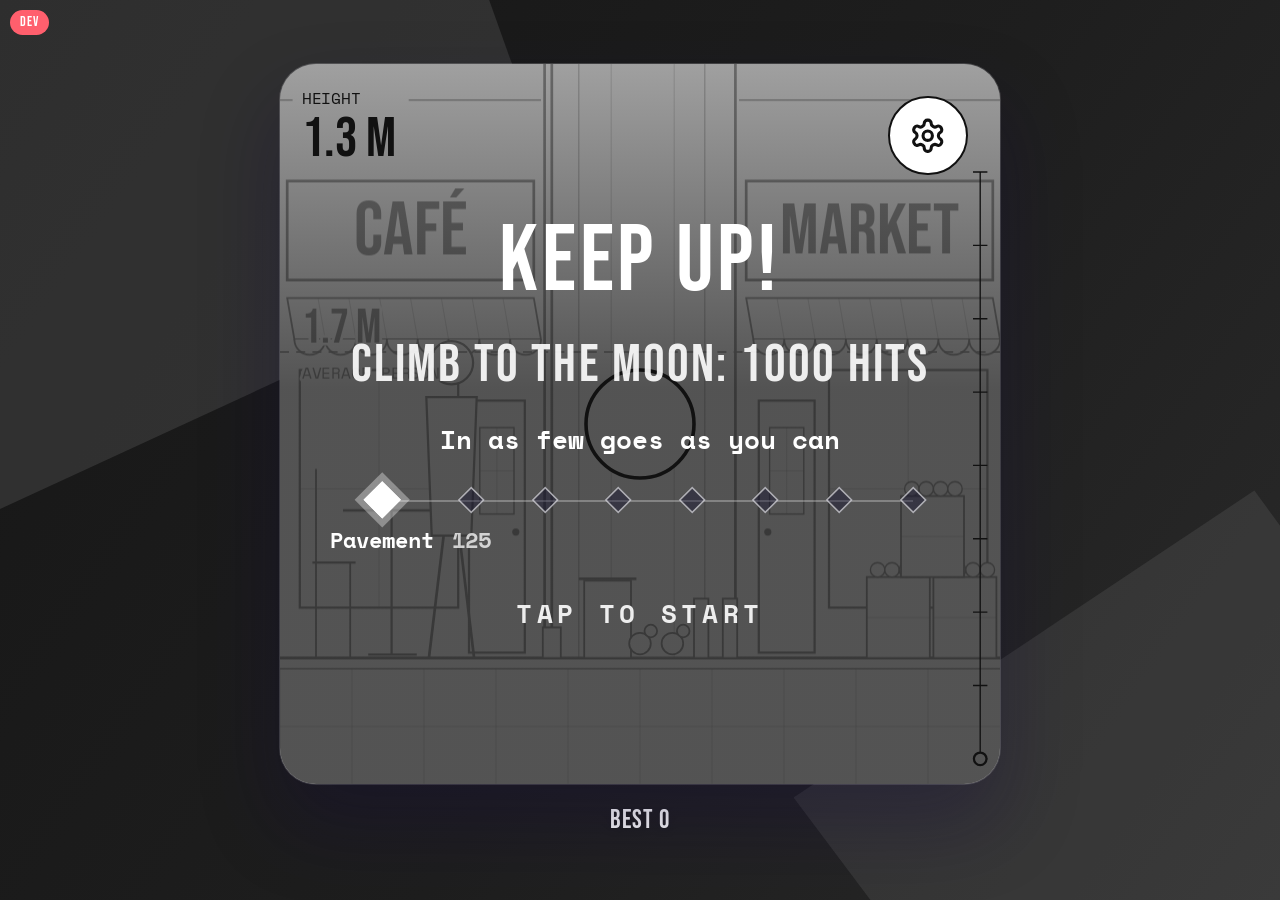
<file: index.html>
<!DOCTYPE html>
<html lang="en">
<head>
  <meta charset="UTF-8">
  <meta name="viewport" content="width=device-width, initial-scale=1, maximum-scale=1, user-scalable=no, viewport-fit=cover">
  <meta name="theme-color" content="#3fa9e6">
  <title>Keep Up! (dev)</title>
  <link rel="stylesheet" href="styles.css">
</head>
<body>
  <div class="backdrop" aria-hidden="true"></div>
  <div id="dev-badge" class="dev-badge" aria-hidden="true">DEV</div>
  <!-- Icons: Lucide (https://lucide.dev), ISC licence, see icons/LICENSE-lucide.txt -->
  <svg width="0" height="0" style="position:absolute" aria-hidden="true" focusable="false">
    <symbol id="i-settings" viewBox="0 0 24 24">
      <path d="M12.22 2h-.44a2 2 0 0 0-2 2v.18a2 2 0 0 1-1 1.73l-.43.25a2 2 0 0 1-2 0l-.15-.08a2 2 0 0 0-2.73.73l-.22.38a2 2 0 0 0 .73 2.73l.15.1a2 2 0 0 1 1 1.72v.51a2 2 0 0 1-1 1.74l-.15.09a2 2 0 0 0-.73 2.73l.22.38a2 2 0 0 0 2.73.73l.15-.08a2 2 0 0 1 2 0l.43.25a2 2 0 0 1 1 1.73V20a2 2 0 0 0 2 2h.44a2 2 0 0 0 2-2v-.18a2 2 0 0 1 1-1.73l.43-.25a2 2 0 0 1 2 0l.15.08a2 2 0 0 0 2.73-.73l.22-.39a2 2 0 0 0-.73-2.73l-.15-.08a2 2 0 0 1-1-1.74v-.5a2 2 0 0 1 1-1.74l.15-.09a2 2 0 0 0 .73-2.73l-.22-.38a2 2 0 0 0-2.73-.73l-.15.08a2 2 0 0 1-2 0l-.43-.25a2 2 0 0 1-1-1.73V4a2 2 0 0 0-2-2z" />
      <circle cx="12" cy="12" r="3" />
    </symbol>
    <symbol id="i-close" viewBox="0 0 24 24">
      <path d="M18 6 6 18" />
      <path d="m6 6 12 12" />
    </symbol>
    <symbol id="i-sound-on" viewBox="0 0 24 24">
      <path d="M11 4.702a.705.705 0 0 0-1.203-.498L6.413 7.587A1.4 1.4 0 0 1 5.416 8H3a1 1 0 0 0-1 1v6a1 1 0 0 0 1 1h2.416a1.4 1.4 0 0 1 .997.413l3.383 3.384A.705.705 0 0 0 11 19.298z" />
      <path d="M16 9a5 5 0 0 1 0 6" />
      <path d="M19.364 18.364a9 9 0 0 0 0-12.728" />
    </symbol>
    <symbol id="i-sound-off" viewBox="0 0 24 24">
      <path d="M11 4.702a.705.705 0 0 0-1.203-.498L6.413 7.587A1.4 1.4 0 0 1 5.416 8H3a1 1 0 0 0-1 1v6a1 1 0 0 0 1 1h2.416a1.4 1.4 0 0 1 .997.413l3.383 3.384A.705.705 0 0 0 11 19.298z" />
      <line x1="22" x2="16" y1="9" y2="15" />
      <line x1="16" x2="22" y1="9" y2="15" />
    </symbol>
  </svg>
  <div class="container">
    <div id="canvas-box">
      <h1 id="score">0</h1>
      <canvas id="game-screen" class="dark-shadow"></canvas>
      <pre id="dev-readout" class="dev-readout" hidden></pre>
      <div id="overlay" class="overlay" aria-live="polite">
        <h2 id="overlay-title">KEEP UP!</h2>
        <p id="overlay-score"></p>
        <p id="overlay-stage"></p>
        <ol id="journey" class="journey" aria-label="Journey"></ol>
        <p id="overlay-hint">Tap to start</p>
      </div>


      <!-- Settings: just an icon in the top-right corner of the board (start and game over screens) -->
      <button id="open-settings" class="icon-button corner-button" type="button" aria-label="Settings" title="Settings" data-ui>
        <svg class="icon" aria-hidden="true"><use href="#i-settings"></use></svg>
      </button>

      <div id="settings" class="settings" data-ui hidden role="dialog" aria-modal="true" aria-labelledby="settings-title">
        <div class="settings-head">
          <h2 id="settings-title">SETTINGS</h2>
          <button id="close-settings" class="icon-button" type="button" aria-label="Close settings" title="Close">
            <svg class="icon" aria-hidden="true"><use href="#i-close"></use></svg>
          </button>
        </div>

        <section class="setting">
          <p class="setting-label">Sound</p>
          <div class="sound-row">
            <button id="sound-toggle" class="pill toggle" type="button" aria-pressed="true" aria-label="Sound">
              <svg class="icon" aria-hidden="true"><use href="#i-sound-on"></use></svg><span>On</span>
            </button>
            <input id="volume" type="range" min="0" max="100" step="5" aria-label="Volume">
          </div>
        </section>

        <!-- How strongly the climb art and height markers show behind the ball (0 = a plain white board) -->
        <section class="setting">
          <p class="setting-label" id="background-label">Background</p>
          <div class="sound-row">
            <input id="background-opacity" type="range" min="0" max="100" step="5" aria-labelledby="background-label">
            <output id="background-value" class="range-value" for="background-opacity"></output>
          </div>
        </section>

        <!-- Auto follows the device's reduce-motion setting; On and Off override it -->
        <section class="setting">
          <p class="setting-label" id="motion-label">Animations</p>
          <div id="motion-list" class="choices motions" role="radiogroup" aria-labelledby="motion-label"></div>
          <p id="motion-note" class="setting-note"></p>
        </section>

        <section class="setting">
          <p class="setting-label" id="size-label">Ball size</p>
          <div id="size-list" class="choices sizes" role="radiogroup" aria-labelledby="size-label"></div>
        </section>

        <!-- The climb for the chosen ball size, and starting a new one (asks first) -->
        <section class="setting">
          <p class="setting-label">Climb</p>
          <p id="climb-status" class="climb-status"></p>
          <div class="climb-row">
            <button id="new-climb" class="pill" type="button">New climb</button>
          </div>
          <div id="climb-confirm" class="climb-row" hidden>
            <span id="climb-confirm-text" class="climb-confirm-text"></span>
            <button id="climb-cancel" class="pill" type="button">Keep climbing</button>
            <button id="climb-restart" class="pill danger" type="button">Start over</button>
          </div>
        </section>

        <!-- Dev build only: the groups are built by script.js from DEV_OPTIONS -->
        <section class="setting dev-settings">
          <p class="setting-label">Developer</p>
          <p class="setting-note">Testing knobs. Any of these can break the game. Saved in this browser only; the ` key opens settings mid-go. This build keeps its own climbs and bests.</p>
          <div id="dev-groups" class="dev-groups"></div>
          <details class="dev-group" open>
            <summary>Jump</summary>
            <div class="dev-row dev-range">
              <label class="dev-name" for="dev-jump">Climb height</label>
              <input id="dev-jump" class="dev-input" type="range" min="0" step="1">
              <output id="dev-jump-value" class="dev-value dev-wide" for="dev-jump"></output>
            </div>
            <div class="climb-row">
              <button id="dev-jump-go" class="pill" type="button">Go to height</button>
              <button id="dev-end-go" class="pill" type="button">End this go</button>
            </div>
          </details>
          <div class="climb-row">
            <button id="dev-reset" class="pill danger" type="button">Reset all dev options</button>
          </div>
        </section>

      </div>
    </div>
    <h2 id="high-score">BEST 0</h2>
  </div>
  <div class="cursor-dot"></div>
  <script src="script.js"></script>
</body>
</html>
</file>
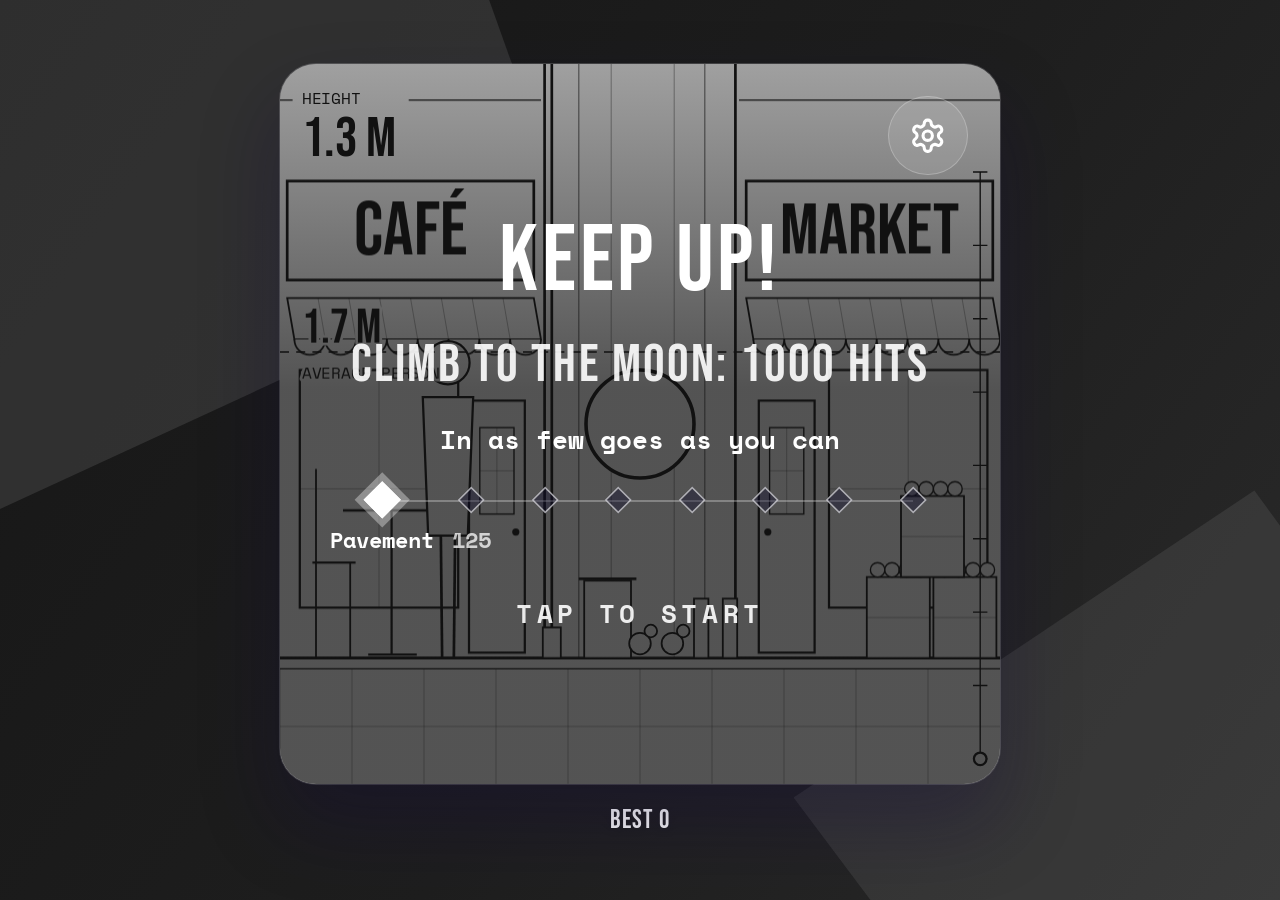
<file: climb/index.html>
<!DOCTYPE html>
<html lang="en">
<head>
  <meta charset="UTF-8">
  <meta name="viewport" content="width=device-width, initial-scale=1, maximum-scale=1, user-scalable=no, viewport-fit=cover">
  <meta name="theme-color" content="#3fa9e6">
  <title>Keep Up!</title>
  <link rel="stylesheet" href="styles.css">
</head>
<body>
  <div class="backdrop" aria-hidden="true"></div>
  <!-- Icons: Lucide (https://lucide.dev), ISC licence, see icons/LICENSE-lucide.txt -->
  <svg width="0" height="0" style="position:absolute" aria-hidden="true" focusable="false">
    <symbol id="i-settings" viewBox="0 0 24 24">
      <path d="M12.22 2h-.44a2 2 0 0 0-2 2v.18a2 2 0 0 1-1 1.73l-.43.25a2 2 0 0 1-2 0l-.15-.08a2 2 0 0 0-2.73.73l-.22.38a2 2 0 0 0 .73 2.73l.15.1a2 2 0 0 1 1 1.72v.51a2 2 0 0 1-1 1.74l-.15.09a2 2 0 0 0-.73 2.73l.22.38a2 2 0 0 0 2.73.73l.15-.08a2 2 0 0 1 2 0l.43.25a2 2 0 0 1 1 1.73V20a2 2 0 0 0 2 2h.44a2 2 0 0 0 2-2v-.18a2 2 0 0 1 1-1.73l.43-.25a2 2 0 0 1 2 0l.15.08a2 2 0 0 0 2.73-.73l.22-.39a2 2 0 0 0-.73-2.73l-.15-.08a2 2 0 0 1-1-1.74v-.5a2 2 0 0 1 1-1.74l.15-.09a2 2 0 0 0 .73-2.73l-.22-.38a2 2 0 0 0-2.73-.73l-.15.08a2 2 0 0 1-2 0l-.43-.25a2 2 0 0 1-1-1.73V4a2 2 0 0 0-2-2z" />
      <circle cx="12" cy="12" r="3" />
    </symbol>
    <symbol id="i-close" viewBox="0 0 24 24">
      <path d="M18 6 6 18" />
      <path d="m6 6 12 12" />
    </symbol>
    <symbol id="i-sound-on" viewBox="0 0 24 24">
      <path d="M11 4.702a.705.705 0 0 0-1.203-.498L6.413 7.587A1.4 1.4 0 0 1 5.416 8H3a1 1 0 0 0-1 1v6a1 1 0 0 0 1 1h2.416a1.4 1.4 0 0 1 .997.413l3.383 3.384A.705.705 0 0 0 11 19.298z" />
      <path d="M16 9a5 5 0 0 1 0 6" />
      <path d="M19.364 18.364a9 9 0 0 0 0-12.728" />
    </symbol>
    <symbol id="i-sound-off" viewBox="0 0 24 24">
      <path d="M11 4.702a.705.705 0 0 0-1.203-.498L6.413 7.587A1.4 1.4 0 0 1 5.416 8H3a1 1 0 0 0-1 1v6a1 1 0 0 0 1 1h2.416a1.4 1.4 0 0 1 .997.413l3.383 3.384A.705.705 0 0 0 11 19.298z" />
      <line x1="22" x2="16" y1="9" y2="15" />
      <line x1="16" x2="22" y1="9" y2="15" />
    </symbol>
  </svg>
  <div class="container">
    <div id="canvas-box">
      <h1 id="score">0</h1>
      <canvas id="game-screen" class="dark-shadow"></canvas>
      <div id="overlay" class="overlay" aria-live="polite">
        <h2 id="overlay-title">KEEP UP!</h2>
        <p id="overlay-score"></p>
        <p id="overlay-stage"></p>
        <ol id="journey" class="journey" aria-label="Journey"></ol>
        <p id="overlay-hint">Tap to start</p>
      </div>

      <!-- Shown for a moment when the ball climbs into a new stage -->
      <div id="stage-banner" class="stage-banner" aria-live="polite">
        <span id="stage-kicker" class="stage-kicker"></span>
        <strong id="stage-name"></strong>
      </div>

      <!-- Settings: just an icon in the top-right corner of the board (start and game over screens) -->
      <button id="open-settings" class="icon-button corner-button" type="button" aria-label="Settings" title="Settings" data-ui>
        <svg class="icon" aria-hidden="true"><use href="#i-settings"></use></svg>
      </button>

      <div id="settings" class="settings" data-ui hidden role="dialog" aria-modal="true" aria-labelledby="settings-title">
        <div class="settings-head">
          <h2 id="settings-title">SETTINGS</h2>
          <button id="close-settings" class="icon-button" type="button" aria-label="Close settings" title="Close">
            <svg class="icon" aria-hidden="true"><use href="#i-close"></use></svg>
          </button>
        </div>

        <section class="setting">
          <p class="setting-label">Sound</p>
          <div class="sound-row">
            <button id="sound-toggle" class="pill toggle" type="button" aria-pressed="true" aria-label="Sound">
              <svg class="icon" aria-hidden="true"><use href="#i-sound-on"></use></svg><span>On</span>
            </button>
            <input id="volume" type="range" min="0" max="100" step="5" aria-label="Volume">
          </div>
        </section>

        <section class="setting">
          <p class="setting-label" id="size-label">Ball size</p>
          <div id="size-list" class="choices sizes" role="radiogroup" aria-labelledby="size-label"></div>
        </section>

        <!-- The climb for the chosen ball size, and starting a new one (asks first) -->
        <section class="setting">
          <p class="setting-label">Climb</p>
          <p id="climb-status" class="climb-status"></p>
          <div class="climb-row">
            <button id="new-climb" class="pill" type="button">New climb</button>
          </div>
          <div id="climb-confirm" class="climb-row" hidden>
            <span id="climb-confirm-text" class="climb-confirm-text"></span>
            <button id="climb-cancel" class="pill" type="button">Keep climbing</button>
            <button id="climb-restart" class="pill danger" type="button">Start over</button>
          </div>
        </section>

      </div>
    </div>
    <h2 id="high-score">BEST 0</h2>
  </div>
  <div class="cursor-dot"></div>
  <script src="script.js"></script>
</body>
</html>
</file>
<file: styles.css>
/* ---------- Art style ----------
   One look: minimalist, low-poly, colourful gradients that are always gently moving.
   The board itself is drawn on the canvas (see "Art" in script.js). The page around it is a
   slowly drifting gradient whose colours (--g1..--g3) and --accent are set from script.js for
   each stage; registering them with @property lets them ease smoothly from stage to stage. */
@property --g1 { syntax: '<color>'; inherits: true; initial-value: #3fa9e6; }
@property --g2 { syntax: '<color>'; inherits: true; initial-value: #8edbc4; }
@property --g3 { syntax: '<color>'; inherits: true; initial-value: #ffd27f; }
@property --accent { syntax: '<color>'; inherits: true; initial-value: #ff7a59; }

/* The game's two typefaces, kept with the game so it works offline (see fonts/LICENSE-*) */
@font-face { font-family: "Bebas Neue"; font-weight: 400; font-display: swap; src: url("fonts/bebas-neue-400.woff2") format("woff2"); }
@font-face { font-family: "Space Mono"; font-weight: 400; font-display: swap; src: url("fonts/space-mono-400.woff2") format("woff2"); }
@font-face { font-family: "Space Mono"; font-weight: 700; font-display: swap; src: url("fonts/space-mono-700.woff2") format("woff2"); }

:root {
  --g1: #3fa9e6;
  --g2: #8edbc4;
  --g3: #ffd27f;
  --accent: #ff7a59;
  --font: "Space Mono", ui-monospace, Menlo, monospace;          /* labels and small text */
  --display: "Bebas Neue", "Arial Narrow", Impact, sans-serif;   /* numbers and titles */
  --score-ink: #111111;                    /* the score */
  --text: #ffffff;
  --ink: #111111;                          /* dark text on light chips */
  --glass: rgba(17, 17, 17, 0.72);         /* the start / game over / paused screens */
  --panel: rgba(17, 17, 17, 0.94);         /* the settings screen */
  --line: rgba(255, 255, 255, 0.24);
  --chip: rgba(255, 255, 255, 0.1);
  --radius: 36px;
  transition: --g1 1.4s ease, --g2 1.4s ease, --g3 1.4s ease, --accent 1.4s ease;
}

/* ---------- Page ---------- */

html {
  touch-action: pan-x pan-y; /* no pinch or double-tap zoom, but the settings menu can still scroll */
  -webkit-text-size-adjust: 100%;
  min-height: 100%;
  color: var(--text);
  font-family: var(--font);
  background: var(--g2);
  user-select: none;
  -webkit-user-select: none;
  -webkit-tap-highlight-color: transparent;
}

/* The page gradient is its own layer. It holds still (the moving art lives on the board,
   where it is cheap to draw); it only eases to new colours when the stage changes. */
.backdrop {
  position: fixed;
  inset: 0;
  z-index: -2;
  pointer-events: none;
  background: linear-gradient(125deg, var(--g1), var(--g2) 55%, var(--g3));
}

body {
  margin: 0;
  overflow: hidden;            /* single-screen game, no scrolling */
  overscroll-behavior: none;   /* no pull-to-refresh on mobile */
  touch-action: pan-x pan-y;   /* no pinch/double-tap zoom (the page itself never scrolls) */
}

/* Big, soft low-poly shards behind the board */
body::before,
body::after {
  content: '';
  position: fixed;
  z-index: -1;
  pointer-events: none;
  background: rgba(255, 255, 255, 0.1);
}
body::before {
  width: 70vmax;
  height: 70vmax;
  left: -25vmax;
  top: -30vmax;
  clip-path: polygon(10% 30%, 75% 0%, 100% 70%, 35% 100%);
}
body::after {
  width: 60vmax;
  height: 60vmax;
  right: -22vmax;
  bottom: -28vmax;
  background: rgba(255, 255, 255, 0.08);
  clip-path: polygon(0% 40%, 60% 0%, 100% 55%, 45% 100%);
}

h1, h2 {
  font-family: var(--font);
  margin: 0;
}

#game-screen {
  display: block;
  border: 0;
  border-radius: var(--radius);
  background: var(--g2);
  box-shadow: 0 2.5rem 5rem rgba(20, 10, 60, 0.32), 0 0 0 1px rgba(255, 255, 255, 0.18);
  opacity: 0;
  touch-action: none; /* the board belongs to the game: no browser gestures at all */
}

.container {
  width: 100%;
  height: 100vh;
  height: 100dvh; /* accounts for mobile browser toolbars */
  display: flex;
  flex-direction: column;
  justify-content: center;
  align-items: center;
  gap: 2.4vh;
}

#canvas-box {
  position: relative;
  --board: 800px; /* set from JS to the canvas size */
}

#score {
  position: absolute;
  left: 50%;
  top: 30%;
  transform: translate(-50%, -50%);
  font-family: var(--display);
  font-size: calc(var(--board) * 0.27);
  font-weight: 400;
  line-height: 1;
  color: var(--score-ink);
  pointer-events: none;
}
/* A little pop each time the ball is hit */
#score.pop { animation: score-pop 0.22s ease-out; }
@keyframes score-pop {
  from { transform: translate(-50%, -50%) scale(1.14); }
  to { transform: translate(-50%, -50%) scale(1); }
}
/* reduce-motion is set by script.js from the Animations setting (Auto follows the device) */
.reduce-motion #score.pop { animation: none; }

/* ---------- Start / game over / paused screen ---------- */

.overlay {
  position: absolute;
  inset: 0;
  display: none;
  flex-direction: column;
  align-items: center;
  justify-content: center;
  gap: calc(var(--board) * 0.032);
  border-radius: var(--radius);
  background: linear-gradient(to bottom, rgba(17, 17, 17, 0.4), var(--glass) 45%, var(--glass));
  text-align: center;
  pointer-events: none; /* taps go through to the game */
  z-index: 2;
}

body.overlay-open .overlay { display: flex; }
body.overlay-open #score { visibility: hidden; }

.overlay h2 {
  font-size: calc(var(--board) * 0.13);
  font-weight: 700;
  letter-spacing: 0.01em;
  line-height: 1;
}

.overlay p {
  margin: 0;
  font-size: calc(var(--board) * 0.05);
  font-weight: 400;
  opacity: 0.9;
}

#overlay-score { font-weight: 600; }

#overlay-stage {
  font-size: calc(var(--board) * 0.042);
  font-weight: 600;
  color: var(--accent);
  opacity: 1;
}

#overlay-hint {
  margin-top: calc(var(--board) * 0.02);
  font-size: calc(var(--board) * 0.042);
  font-weight: 600;
  letter-spacing: 0.18em;
  text-transform: uppercase;
  animation: hint-pulse 1.8s ease-in-out infinite;
}

@keyframes hint-pulse {
  0%, 100% { opacity: 1; }
  50%      { opacity: 0.4; }
}

/* ---------- Journey track (start and game over screens) ---------- */

.journey {
  list-style: none;
  margin: calc(var(--board) * 0.01) 0 0;
  padding: 0;
  display: flex;
  align-items: flex-start;
  justify-content: center;
  width: 86%;
}

.journey li {
  position: relative;
  flex: 1;
  display: flex;
  flex-direction: column;
  align-items: center;
  gap: calc(var(--board) * 0.016);
}

/* The path between stops */
.journey li + li::before {
  content: '';
  position: absolute;
  top: calc(var(--board) * 0.017);
  right: 50%;
  width: 100%;
  height: 2px;
  background: rgba(255, 255, 255, 0.28);
  transform: translateY(-50%);
  z-index: -1;
}
.journey li.reached + li.reached::before { background: rgba(255, 255, 255, 0.85); }

/* Each stop is a small diamond, in keeping with the low-poly look */
.journey-dot {
  width: calc(var(--board) * 0.034);
  height: calc(var(--board) * 0.034);
  box-sizing: border-box;
  border: 2px solid rgba(255, 255, 255, 0.6);
  background: rgba(16, 12, 44, 0.4);
  transform: rotate(45deg) scale(0.8);
}
.journey li.reached .journey-dot { background: #ffffff; border-color: #ffffff; }
.journey li.current .journey-dot {
  background: var(--accent);
  border-color: var(--accent);
  transform: rotate(45deg) scale(1.1);
  box-shadow: 0 0 0 calc(var(--board) * 0.008) rgba(255, 255, 255, 0.35);
}

.journey-label {
  font-size: max(11px, calc(var(--board) * 0.03));
  font-weight: 600;
  white-space: nowrap;
  opacity: 0.55;
}
.journey li.reached .journey-label { opacity: 0.95; }
.journey li.next .journey-label { opacity: 0.75; }
.journey li.current .journey-label { color: var(--accent); opacity: 1; }

/* ---------- Buttons ---------- */

.pill {
  pointer-events: auto; /* the overlay lets taps through; its buttons still need them */
  font-family: var(--font);
  font-weight: 600;
  line-height: 1.2;
  color: var(--text);
  background: var(--chip);
  border: 1.5px solid var(--line);
  border-radius: 999px;
  padding: 0.4em 1.2em;
  touch-action: manipulation;
}

.pill:focus-visible,
.choice:focus-visible,
.icon-button:focus-visible,
#volume:focus-visible,
#background-opacity:focus-visible {
  outline: 3px solid var(--accent);
  outline-offset: 2px;
}

/* Icons (Lucide line icons) take their colour from the text around them */
.icon {
  width: 1em;
  height: 1em;
  flex: none;
  fill: none;
  stroke: currentColor;
  stroke-width: 2;
  stroke-linecap: round;
  stroke-linejoin: round;
}

/* Round icon-only buttons */
.icon-button {
  pointer-events: auto;
  width: max(42px, calc(var(--board) * 0.11));
  height: max(42px, calc(var(--board) * 0.11));
  padding: 0;
  display: grid;
  place-items: center;
  font-size: max(20px, calc(var(--board) * 0.052)); /* icon size */
  color: var(--text);
  background: var(--chip);
  border: 1.5px solid var(--line);
  border-radius: 50%;
  touch-action: manipulation;
}

/* Settings icon in the top-right corner of the board, on the start and game over screens only */
.corner-button {
  position: absolute;
  top: max(12px, calc(var(--board) * 0.045));
  right: max(12px, calc(var(--board) * 0.045));
  z-index: 3;
  display: none;
}
body[data-state="ready"] .corner-button,
body[data-state="over"] .corner-button,
body[data-state="paused"] .corner-button { display: grid; } /* dev: settings while paused too */
body.settings-open .corner-button { display: none; }
/* White with a black outline, so it reads on both the white board and the black game over screen */
.corner-button {
  color: #111111;
  background: #ffffff;
  border: 2px solid #111111;
}

/* The game over screen is solid black */
body[data-state="over"] .overlay { background: #000000; }

/* ---------- Settings (same box as the game board, frosted glass) ---------- */

.settings {
  position: absolute;
  inset: 0;
  z-index: 4;
  display: flex;
  flex-direction: column;
  gap: max(14px, calc(var(--board) * 0.04));
  --pad: max(16px, calc(var(--board) * 0.06));
  padding: 0 var(--pad) var(--pad);
  --choice-h: clamp(50px, calc(var(--board) * 0.14), 72px); /* comfortable finger-sized buttons */
  box-sizing: border-box;
  border-radius: var(--radius);
  background: var(--panel);
  color: var(--text);
  /* The menu scrolls inside the box (finger drag, mouse wheel or keyboard), without moving the page */
  overflow-y: auto;
  overscroll-behavior: contain;
  -webkit-overflow-scrolling: touch;
  touch-action: pan-y;
  scrollbar-width: thin;
  scrollbar-color: var(--line) transparent;
}

.settings[hidden] { display: none; }
body.settings-open .overlay { display: none; }
body.settings-open #score { visibility: hidden; }

.settings > * { flex-shrink: 0; } /* let the menu grow and scroll, never squash it */

/* Title row with Done stays pinned at the top while the menu scrolls */
.settings-head {
  position: sticky;
  top: 0;
  z-index: 1;
  display: flex;
  align-items: center;
  justify-content: space-between;
  gap: 12px;
  margin: 0 calc(-1 * var(--pad));
  padding: var(--pad) var(--pad) 8px;
}

.settings.scrolled .settings-head { box-shadow: 0 1px 0 var(--line); }

.settings h2 {
  font-size: max(22px, calc(var(--board) * 0.07));
  font-weight: 700;
  letter-spacing: 0.04em;
}

.settings-head .icon-button {
  width: max(40px, calc(var(--board) * 0.1));
  height: max(40px, calc(var(--board) * 0.1));
}

.setting {
  display: flex;
  flex-direction: column;
  gap: 8px;
}

.setting-label {
  margin: 0;
  font-size: max(12px, calc(var(--board) * 0.03));
  font-weight: 600;
  letter-spacing: 0.18em;
  text-transform: uppercase;
  opacity: 0.75;
}

.sound-row {
  display: flex;
  align-items: center;
  gap: 14px;
}

.toggle {
  display: inline-flex;
  align-items: center;
  justify-content: center;
  gap: 0.4em;
  min-width: 5.2em;
  font-size: max(15px, calc(var(--board) * 0.042));
  padding: 0.35em 0.9em;
}

.toggle[aria-pressed="true"],
.size-choice[aria-checked="true"],
.motion-choice[aria-checked="true"] {
  background: #ffffff;
  border-color: #ffffff;
  color: var(--ink);
}

#volume, #background-opacity {
  flex: 1;
  min-width: 0;
  height: 32px;
  margin: 0;
  accent-color: #ffffff;
  touch-action: manipulation;
}

#volume:disabled { opacity: 0.35; }

.range-value {
  min-width: 3.2em;
  text-align: right;
  font-size: max(14px, calc(var(--board) * 0.036));
  font-variant-numeric: tabular-nums;
}

.choices {
  display: grid;
  grid-template-columns: repeat(3, 1fr);
  gap: max(6px, calc(var(--board) * 0.018));
}

.choice {
  height: var(--choice-h);
  padding: 4px 6px;
  border-radius: 16px;
  border: 1.5px solid var(--line);
  background: var(--chip);
  color: var(--text);
  font-family: var(--font);
  touch-action: manipulation;
}

/* Animations: Auto / On / Off, plus a line saying what Auto is doing */
.motion-choice {
  font-size: max(14px, calc(var(--board) * 0.038));
  font-weight: 600;
  height: auto;
  min-height: 40px;
}
.setting-note {
  margin: 0;
  font-size: max(12px, calc(var(--board) * 0.032));
  opacity: 0.75;
}

/* Ball size: a dot that grows, the size name and its best score */
.size-choice {
  display: flex;
  align-items: center;
  justify-content: center;
  gap: 8px;
  font-size: max(13px, calc(var(--board) * 0.036));
}

.size-dot {
  flex: none;
  background: currentColor;
  clip-path: polygon(50% 0%, 93% 25%, 93% 75%, 50% 100%, 7% 75%, 7% 25%); /* a little hexagon */
}

.size-text {
  display: flex;
  flex-direction: column;
  align-items: flex-start;
  line-height: 1.15;
  font-weight: 600;
}

.size-text small {
  font-size: 0.8em;
  font-weight: 400;
  opacity: 0.75;
}

/* Climb: progress for this ball size, and the new-climb button with its confirm row */
.climb-status {
  margin: 0;
  font-size: max(14px, calc(var(--board) * 0.04));
  font-weight: 600;
}

.climb-row {
  display: flex;
  flex-wrap: wrap;
  align-items: center;
  gap: 10px;
}
.climb-row[hidden] { display: none; }
.climb-row .pill { font-size: max(14px, calc(var(--board) * 0.038)); min-height: 40px; }
.climb-row .pill:disabled { opacity: 0.4; }
.climb-confirm-text {
  flex-basis: 100%;
  font-size: max(13px, calc(var(--board) * 0.035));
  opacity: 0.85;
}
.pill.danger { background: #ff5f6d; border-color: #ff5f6d; }

/* ---------- High score ---------- */

#high-score {
  font-size: clamp(16px, 4vmin, 26px);
  font-weight: 600;
  letter-spacing: 0.24em;
  text-shadow: 0 0.1em 0.5em rgba(20, 10, 60, 0.2);
}

#high-score.new-best { animation: new-best 0.5s ease-out; }

@keyframes new-best {
  0%   { transform: scale(1); }
  40%  { transform: scale(1.25); color: var(--accent); }
  100% { transform: scale(1); }
}

/* Short landscape phones: smaller corners */
@media (max-height: 500px) {
  :root { --radius: 22px; }
  .settings { gap: 8px; --pad: 12px; }
}

.reduce-motion #overlay-hint, .reduce-motion #high-score.new-best { animation: none; }

/* ---------- Custom cursor ----------
   Just a dot that sits exactly on the pointer, moved straight from the mouse events,
   so it never lags behind on slower machines. */

.cursor-dot {
  position: fixed;
  top: 0;
  left: 0;
  width: 10px;
  height: 10px;
  border-radius: 50%;
  background-color: #ffffff;
  box-shadow: 0 0 0 2px rgba(20, 10, 60, 0.35);
  transform: translate(-50%, -50%);
  z-index: 10;
  pointer-events: none;
  opacity: 0;
  will-change: transform;
}

/* Only replace the cursor on devices with a real mouse */
@media (pointer: fine) {
  html, html * { cursor: none; }

  body.cursor-visible .cursor-dot { opacity: 1; }

  /* Pressed: an instant halo (no animation, so no delay) */
  body.cursor-pressed .cursor-dot {
    box-shadow: 0 0 0 2px rgba(20, 10, 60, 0.35), 0 0 0 8px rgba(255, 255, 255, 0.35);
  }
}

/* ---------- Type ---------- */
/* Titles, numbers and buttons are in the display face; everything else is Space Mono */
.overlay h2, #overlay-score, #settings-title, #high-score, .pill, .climb-status {
  font-family: var(--display);
  font-weight: 400;
  letter-spacing: 0.04em;
}
.overlay p:not(#overlay-score) { font-size: calc(var(--board) * 0.036); }
#overlay-score { font-size: calc(var(--board) * 0.075); }

/* ---------- Dev build (dev-options branch only) ---------- */

.dev-badge {
  position: fixed;
  top: 10px;
  left: 10px;
  z-index: 20;
  padding: 4px 10px;
  border-radius: 999px;
  background: #ff5f6d;
  color: #ffffff;
  font: 400 14px/1.2 var(--display);
  letter-spacing: 0.08em;
  pointer-events: none;
}

.dev-groups { display: flex; flex-direction: column; gap: 6px; }

.dev-group {
  border: 1.5px solid var(--line);
  border-radius: 14px;
  padding: 0 12px;
}
.dev-group[open] { padding-bottom: 10px; }
.dev-group summary {
  padding: 10px 0;
  font-family: var(--display);
  font-size: max(15px, calc(var(--board) * 0.04));
  letter-spacing: 0.06em;
  cursor: pointer;
  touch-action: manipulation;
}
.dev-settings .climb-row { margin-top: 8px; }

/* name | control | value | reset, with an optional help line underneath */
.dev-row {
  display: grid;
  grid-template-columns: minmax(0, 1.1fr) minmax(0, 1.4fr) 4.6em 1.6em;
  align-items: center;
  column-gap: 8px;
  padding: 4px 0;
  font-size: max(12px, calc(var(--board) * 0.03));
}
.dev-name { min-width: 0; overflow-wrap: anywhere; }
.dev-input { min-width: 0; margin: 0; accent-color: #ffffff; touch-action: manipulation; }
.dev-range .dev-input { width: 100%; height: 28px; }
.dev-toggle .dev-input { justify-self: start; width: 22px; height: 22px; }
.dev-select .dev-input {
  grid-column: 2 / 4;
  font: inherit;
  color: var(--ink);
  background: #ffffff;
  border: 0;
  border-radius: 8px;
  padding: 4px 6px;
}
.dev-select .dev-value { display: none; }
.dev-value { text-align: right; font-variant-numeric: tabular-nums; white-space: nowrap; overflow: hidden; text-overflow: ellipsis; }
.dev-wide { grid-column: 3 / 5; }
.dev-reset-one {
  visibility: hidden;
  padding: 0;
  border: 0;
  background: none;
  color: inherit;
  font-size: 1.2em;
  cursor: pointer;
}
.dev-row.changed .dev-name { color: #ff8a94; font-weight: 700; }
.dev-row.changed .dev-reset-one { visibility: visible; }
.dev-help { grid-column: 1 / -1; margin: 2px 0 0; font-size: 0.9em; opacity: 0.6; }
.dev-input:focus-visible, .dev-reset-one:focus-visible, .dev-group summary:focus-visible {
  outline: 3px solid var(--accent);
  outline-offset: 2px;
}
.dev-settings .pill:disabled { opacity: 0.4; }

.dev-readout {
  position: absolute;
  left: 8px;
  bottom: 8px;
  z-index: 3;
  margin: 0;
  padding: 6px 8px;
  max-width: calc(100% - 60px);
  border-radius: 8px;
  background: rgba(0, 0, 0, 0.72);
  color: #7dffa1;
  font: 11px/1.35 var(--font);
  white-space: pre;
  overflow: hidden;
  pointer-events: none;
}
.dev-readout[hidden] { display: none; }
</file>
<file: climb/styles.css>
/* ---------- Art style ----------
   One look: minimalist, low-poly, colourful gradients that are always gently moving.
   The board itself is drawn on the canvas (see "Art" in script.js). The page around it is a
   slowly drifting gradient whose colours (--g1..--g3) and --accent are set from script.js for
   each stage; registering them with @property lets them ease smoothly from stage to stage. */
@property --g1 { syntax: '<color>'; inherits: true; initial-value: #3fa9e6; }
@property --g2 { syntax: '<color>'; inherits: true; initial-value: #8edbc4; }
@property --g3 { syntax: '<color>'; inherits: true; initial-value: #ffd27f; }
@property --accent { syntax: '<color>'; inherits: true; initial-value: #ff7a59; }

/* The game's two typefaces, kept with the game so it works offline (see fonts/LICENSE-*) */
@font-face { font-family: "Bebas Neue"; font-weight: 400; font-display: swap; src: url("fonts/bebas-neue-400.woff2") format("woff2"); }
@font-face { font-family: "Space Mono"; font-weight: 400; font-display: swap; src: url("fonts/space-mono-400.woff2") format("woff2"); }
@font-face { font-family: "Space Mono"; font-weight: 700; font-display: swap; src: url("fonts/space-mono-700.woff2") format("woff2"); }

:root {
  --g1: #3fa9e6;
  --g2: #8edbc4;
  --g3: #ffd27f;
  --accent: #ff7a59;
  --font: "Space Mono", ui-monospace, Menlo, monospace;          /* labels and small text */
  --display: "Bebas Neue", "Arial Narrow", Impact, sans-serif;   /* numbers and titles */
  --score-ink: #111111;                    /* the score */
  --text: #ffffff;
  --ink: #111111;                          /* dark text on light chips */
  --glass: rgba(17, 17, 17, 0.72);         /* the start / game over / paused screens */
  --panel: rgba(17, 17, 17, 0.94);         /* the settings screen */
  --line: rgba(255, 255, 255, 0.24);
  --chip: rgba(255, 255, 255, 0.1);
  --radius: 36px;
  transition: --g1 1.4s ease, --g2 1.4s ease, --g3 1.4s ease, --accent 1.4s ease;
}

/* ---------- Page ---------- */

html {
  touch-action: pan-x pan-y; /* no pinch or double-tap zoom, but the settings menu can still scroll */
  -webkit-text-size-adjust: 100%;
  min-height: 100%;
  color: var(--text);
  font-family: var(--font);
  background: var(--g2);
  user-select: none;
  -webkit-user-select: none;
  -webkit-tap-highlight-color: transparent;
}

/* The page gradient is its own layer. It holds still (the moving art lives on the board,
   where it is cheap to draw); it only eases to new colours when the stage changes. */
.backdrop {
  position: fixed;
  inset: 0;
  z-index: -2;
  pointer-events: none;
  background: linear-gradient(125deg, var(--g1), var(--g2) 55%, var(--g3));
}

body {
  margin: 0;
  overflow: hidden;            /* single-screen game, no scrolling */
  overscroll-behavior: none;   /* no pull-to-refresh on mobile */
  touch-action: pan-x pan-y;   /* no pinch/double-tap zoom (the page itself never scrolls) */
}

/* Big, soft low-poly shards behind the board */
body::before,
body::after {
  content: '';
  position: fixed;
  z-index: -1;
  pointer-events: none;
  background: rgba(255, 255, 255, 0.1);
}
body::before {
  width: 70vmax;
  height: 70vmax;
  left: -25vmax;
  top: -30vmax;
  clip-path: polygon(10% 30%, 75% 0%, 100% 70%, 35% 100%);
}
body::after {
  width: 60vmax;
  height: 60vmax;
  right: -22vmax;
  bottom: -28vmax;
  background: rgba(255, 255, 255, 0.08);
  clip-path: polygon(0% 40%, 60% 0%, 100% 55%, 45% 100%);
}

h1, h2 {
  font-family: var(--font);
  margin: 0;
}

#game-screen {
  display: block;
  border: 0;
  border-radius: var(--radius);
  background: var(--g2);
  box-shadow: 0 2.5rem 5rem rgba(20, 10, 60, 0.32), 0 0 0 1px rgba(255, 255, 255, 0.18);
  opacity: 0;
  touch-action: none; /* the board belongs to the game: no browser gestures at all */
}

.container {
  width: 100%;
  height: 100vh;
  height: 100dvh; /* accounts for mobile browser toolbars */
  display: flex;
  flex-direction: column;
  justify-content: center;
  align-items: center;
  gap: 2.4vh;
}

#canvas-box {
  position: relative;
  --board: 800px; /* set from JS to the canvas size */
}

#score {
  position: absolute;
  left: 50%;
  top: 30%;
  transform: translate(-50%, -50%);
  font-family: var(--display);
  font-size: calc(var(--board) * 0.27);
  font-weight: 400;
  line-height: 1;
  color: var(--score-ink);
  pointer-events: none;
}
/* A little pop each time the ball is hit */
#score.pop { animation: score-pop 0.22s ease-out; }
@keyframes score-pop {
  from { transform: translate(-50%, -50%) scale(1.14); }
  to { transform: translate(-50%, -50%) scale(1); }
}
@media (prefers-reduced-motion: reduce) {
  #score.pop { animation: none; }
}

/* ---------- Start / game over / paused screen ---------- */

.overlay {
  position: absolute;
  inset: 0;
  display: none;
  flex-direction: column;
  align-items: center;
  justify-content: center;
  gap: calc(var(--board) * 0.032);
  border-radius: var(--radius);
  background: linear-gradient(to bottom, rgba(17, 17, 17, 0.4), var(--glass) 45%, var(--glass));
  text-align: center;
  pointer-events: none; /* taps go through to the game */
  z-index: 2;
}

body.overlay-open .overlay { display: flex; }
body.overlay-open #score { visibility: hidden; }

.overlay h2 {
  font-size: calc(var(--board) * 0.13);
  font-weight: 700;
  letter-spacing: 0.01em;
  line-height: 1;
}

.overlay p {
  margin: 0;
  font-size: calc(var(--board) * 0.05);
  font-weight: 400;
  opacity: 0.9;
}

#overlay-score { font-weight: 600; }

#overlay-stage {
  font-size: calc(var(--board) * 0.042);
  font-weight: 600;
  color: var(--accent);
  opacity: 1;
}

#overlay-hint {
  margin-top: calc(var(--board) * 0.02);
  font-size: calc(var(--board) * 0.042);
  font-weight: 600;
  letter-spacing: 0.18em;
  text-transform: uppercase;
  animation: hint-pulse 1.8s ease-in-out infinite;
}

@keyframes hint-pulse {
  0%, 100% { opacity: 1; }
  50%      { opacity: 0.4; }
}

/* ---------- Journey track (start and game over screens) ---------- */

.journey {
  list-style: none;
  margin: calc(var(--board) * 0.01) 0 0;
  padding: 0;
  display: flex;
  align-items: flex-start;
  justify-content: center;
  width: 86%;
}

.journey li {
  position: relative;
  flex: 1;
  display: flex;
  flex-direction: column;
  align-items: center;
  gap: calc(var(--board) * 0.016);
}

/* The path between stops */
.journey li + li::before {
  content: '';
  position: absolute;
  top: calc(var(--board) * 0.017);
  right: 50%;
  width: 100%;
  height: 2px;
  background: rgba(255, 255, 255, 0.28);
  transform: translateY(-50%);
  z-index: -1;
}
.journey li.reached + li.reached::before { background: rgba(255, 255, 255, 0.85); }

/* Each stop is a small diamond, in keeping with the low-poly look */
.journey-dot {
  width: calc(var(--board) * 0.034);
  height: calc(var(--board) * 0.034);
  box-sizing: border-box;
  border: 2px solid rgba(255, 255, 255, 0.6);
  background: rgba(16, 12, 44, 0.4);
  transform: rotate(45deg) scale(0.8);
}
.journey li.reached .journey-dot { background: #ffffff; border-color: #ffffff; }
.journey li.current .journey-dot {
  background: var(--accent);
  border-color: var(--accent);
  transform: rotate(45deg) scale(1.1);
  box-shadow: 0 0 0 calc(var(--board) * 0.008) rgba(255, 255, 255, 0.35);
}

.journey-label {
  font-size: max(11px, calc(var(--board) * 0.03));
  font-weight: 600;
  white-space: nowrap;
  opacity: 0.55;
}
.journey li.reached .journey-label { opacity: 0.95; }
.journey li.next .journey-label { opacity: 0.75; }
.journey li.current .journey-label { color: var(--accent); opacity: 1; }

/* ---------- Stage banner (shown for a moment on reaching a new stage) ---------- */

.stage-banner {
  position: absolute;
  left: 0;
  right: 0;
  top: 17%;
  display: flex;
  flex-direction: column;
  align-items: center;
  gap: calc(var(--board) * 0.012);
  text-align: center;
  pointer-events: none;
  opacity: 0;
  z-index: 1;
  text-shadow: 0 0.05em 0.4em rgba(20, 10, 60, 0.25);
}

.stage-kicker {
  font-size: calc(var(--board) * 0.036);
  font-weight: 600;
  letter-spacing: 0.3em;
  color: var(--accent);
}

.stage-banner strong {
  font-size: calc(var(--board) * 0.11);
  font-weight: 700;
  letter-spacing: 0.08em;
  line-height: 1;
}

.stage-banner.show { animation: stage-banner 2.2s ease-out forwards; }
body.overlay-open .stage-banner { animation: none; opacity: 0; }

@keyframes stage-banner {
  0%   { opacity: 0; transform: translateY(-30%); letter-spacing: 0.3em; }
  15%  { opacity: 1; transform: translateY(0); }
  70%  { opacity: 1; transform: translateY(0); }
  100% { opacity: 0; transform: translateY(12%); }
}

@keyframes stage-banner-fade {
  0%, 100% { opacity: 0; }
  15%, 70% { opacity: 1; }
}

/* ---------- Buttons ---------- */

.pill {
  pointer-events: auto; /* the overlay lets taps through; its buttons still need them */
  font-family: var(--font);
  font-weight: 600;
  line-height: 1.2;
  color: var(--text);
  background: var(--chip);
  border: 1.5px solid var(--line);
  border-radius: 999px;
  padding: 0.4em 1.2em;
  touch-action: manipulation;
}

.pill:focus-visible,
.choice:focus-visible,
.icon-button:focus-visible,
#volume:focus-visible {
  outline: 3px solid var(--accent);
  outline-offset: 2px;
}

/* Icons (Lucide line icons) take their colour from the text around them */
.icon {
  width: 1em;
  height: 1em;
  flex: none;
  fill: none;
  stroke: currentColor;
  stroke-width: 2;
  stroke-linecap: round;
  stroke-linejoin: round;
}

/* Round icon-only buttons */
.icon-button {
  pointer-events: auto;
  width: max(42px, calc(var(--board) * 0.11));
  height: max(42px, calc(var(--board) * 0.11));
  padding: 0;
  display: grid;
  place-items: center;
  font-size: max(20px, calc(var(--board) * 0.052)); /* icon size */
  color: var(--text);
  background: var(--chip);
  border: 1.5px solid var(--line);
  border-radius: 50%;
  touch-action: manipulation;
}

/* Settings icon in the top-right corner of the board, on the start and game over screens only */
.corner-button {
  position: absolute;
  top: max(12px, calc(var(--board) * 0.045));
  right: max(12px, calc(var(--board) * 0.045));
  z-index: 3;
  display: none;
}
body[data-state="ready"] .corner-button,
body[data-state="over"] .corner-button { display: grid; }
body.settings-open .corner-button { display: none; }

/* ---------- Settings (same box as the game board, frosted glass) ---------- */

.settings {
  position: absolute;
  inset: 0;
  z-index: 4;
  display: flex;
  flex-direction: column;
  gap: max(14px, calc(var(--board) * 0.04));
  --pad: max(16px, calc(var(--board) * 0.06));
  padding: 0 var(--pad) var(--pad);
  --choice-h: clamp(50px, calc(var(--board) * 0.14), 72px); /* comfortable finger-sized buttons */
  box-sizing: border-box;
  border-radius: var(--radius);
  background: var(--panel);
  color: var(--text);
  /* The menu scrolls inside the box (finger drag, mouse wheel or keyboard), without moving the page */
  overflow-y: auto;
  overscroll-behavior: contain;
  -webkit-overflow-scrolling: touch;
  touch-action: pan-y;
  scrollbar-width: thin;
  scrollbar-color: var(--line) transparent;
}

.settings[hidden] { display: none; }
body.settings-open .overlay { display: none; }
body.settings-open #score { visibility: hidden; }

.settings > * { flex-shrink: 0; } /* let the menu grow and scroll, never squash it */

/* Title row with Done stays pinned at the top while the menu scrolls */
.settings-head {
  position: sticky;
  top: 0;
  z-index: 1;
  display: flex;
  align-items: center;
  justify-content: space-between;
  gap: 12px;
  margin: 0 calc(-1 * var(--pad));
  padding: var(--pad) var(--pad) 8px;
}

.settings.scrolled .settings-head { box-shadow: 0 1px 0 var(--line); }

.settings h2 {
  font-size: max(22px, calc(var(--board) * 0.07));
  font-weight: 700;
  letter-spacing: 0.04em;
}

.settings-head .icon-button {
  width: max(40px, calc(var(--board) * 0.1));
  height: max(40px, calc(var(--board) * 0.1));
}

.setting {
  display: flex;
  flex-direction: column;
  gap: 8px;
}

.setting-label {
  margin: 0;
  font-size: max(12px, calc(var(--board) * 0.03));
  font-weight: 600;
  letter-spacing: 0.18em;
  text-transform: uppercase;
  opacity: 0.75;
}

.sound-row {
  display: flex;
  align-items: center;
  gap: 14px;
}

.toggle {
  display: inline-flex;
  align-items: center;
  justify-content: center;
  gap: 0.4em;
  min-width: 5.2em;
  font-size: max(15px, calc(var(--board) * 0.042));
  padding: 0.35em 0.9em;
}

.toggle[aria-pressed="true"],
.size-choice[aria-checked="true"] {
  background: #ffffff;
  border-color: #ffffff;
  color: var(--ink);
}

#volume {
  flex: 1;
  min-width: 0;
  height: 32px;
  margin: 0;
  accent-color: #ffffff;
  touch-action: manipulation;
}

#volume:disabled { opacity: 0.35; }

.choices {
  display: grid;
  grid-template-columns: repeat(3, 1fr);
  gap: max(6px, calc(var(--board) * 0.018));
}

.choice {
  height: var(--choice-h);
  padding: 4px 6px;
  border-radius: 16px;
  border: 1.5px solid var(--line);
  background: var(--chip);
  color: var(--text);
  font-family: var(--font);
  touch-action: manipulation;
}

/* Ball size: a dot that grows, the size name and its best score */
.size-choice {
  display: flex;
  align-items: center;
  justify-content: center;
  gap: 8px;
  font-size: max(13px, calc(var(--board) * 0.036));
}

.size-dot {
  flex: none;
  background: currentColor;
  clip-path: polygon(50% 0%, 93% 25%, 93% 75%, 50% 100%, 7% 75%, 7% 25%); /* a little hexagon */
}

.size-text {
  display: flex;
  flex-direction: column;
  align-items: flex-start;
  line-height: 1.15;
  font-weight: 600;
}

.size-text small {
  font-size: 0.8em;
  font-weight: 400;
  opacity: 0.75;
}

/* Climb: progress for this ball size, and the new-climb button with its confirm row */
.climb-status {
  margin: 0;
  font-size: max(14px, calc(var(--board) * 0.04));
  font-weight: 600;
}

.climb-row {
  display: flex;
  flex-wrap: wrap;
  align-items: center;
  gap: 10px;
}
.climb-row[hidden] { display: none; }
.climb-row .pill { font-size: max(14px, calc(var(--board) * 0.038)); min-height: 40px; }
.climb-row .pill:disabled { opacity: 0.4; }
.climb-confirm-text {
  flex-basis: 100%;
  font-size: max(13px, calc(var(--board) * 0.035));
  opacity: 0.85;
}
.pill.danger { background: #ff5f6d; border-color: #ff5f6d; }

/* ---------- High score ---------- */

#high-score {
  font-size: clamp(16px, 4vmin, 26px);
  font-weight: 600;
  letter-spacing: 0.24em;
  text-shadow: 0 0.1em 0.5em rgba(20, 10, 60, 0.2);
}

#high-score.new-best { animation: new-best 0.5s ease-out; }

@keyframes new-best {
  0%   { transform: scale(1); }
  40%  { transform: scale(1.25); color: var(--accent); }
  100% { transform: scale(1); }
}

/* Short landscape phones: smaller corners */
@media (max-height: 500px) {
  :root { --radius: 22px; }
  .settings { gap: 8px; --pad: 12px; }
}

@media (prefers-reduced-motion: reduce) {
  #overlay-hint, #high-score.new-best { animation: none; }
  .stage-banner.show { animation-name: stage-banner-fade; }
}

/* ---------- Custom cursor ----------
   Just a dot that sits exactly on the pointer, moved straight from the mouse events,
   so it never lags behind on slower machines. */

.cursor-dot {
  position: fixed;
  top: 0;
  left: 0;
  width: 10px;
  height: 10px;
  border-radius: 50%;
  background-color: #ffffff;
  box-shadow: 0 0 0 2px rgba(20, 10, 60, 0.35);
  transform: translate(-50%, -50%);
  z-index: 10;
  pointer-events: none;
  opacity: 0;
  will-change: transform;
}

/* Only replace the cursor on devices with a real mouse */
@media (pointer: fine) {
  html, html * { cursor: none; }

  body.cursor-visible .cursor-dot { opacity: 1; }

  /* Pressed: an instant halo (no animation, so no delay) */
  body.cursor-pressed .cursor-dot {
    box-shadow: 0 0 0 2px rgba(20, 10, 60, 0.35), 0 0 0 8px rgba(255, 255, 255, 0.35);
  }
}

/* ---------- Type ---------- */
/* Titles, numbers and buttons are in the display face; everything else is Space Mono */
.overlay h2, #overlay-score, #stage-name, #settings-title, #high-score, .pill, .climb-status {
  font-family: var(--display);
  font-weight: 400;
  letter-spacing: 0.04em;
}
.overlay p:not(#overlay-score) { font-size: calc(var(--board) * 0.036); }
#overlay-score { font-size: calc(var(--board) * 0.075); }
</file>
